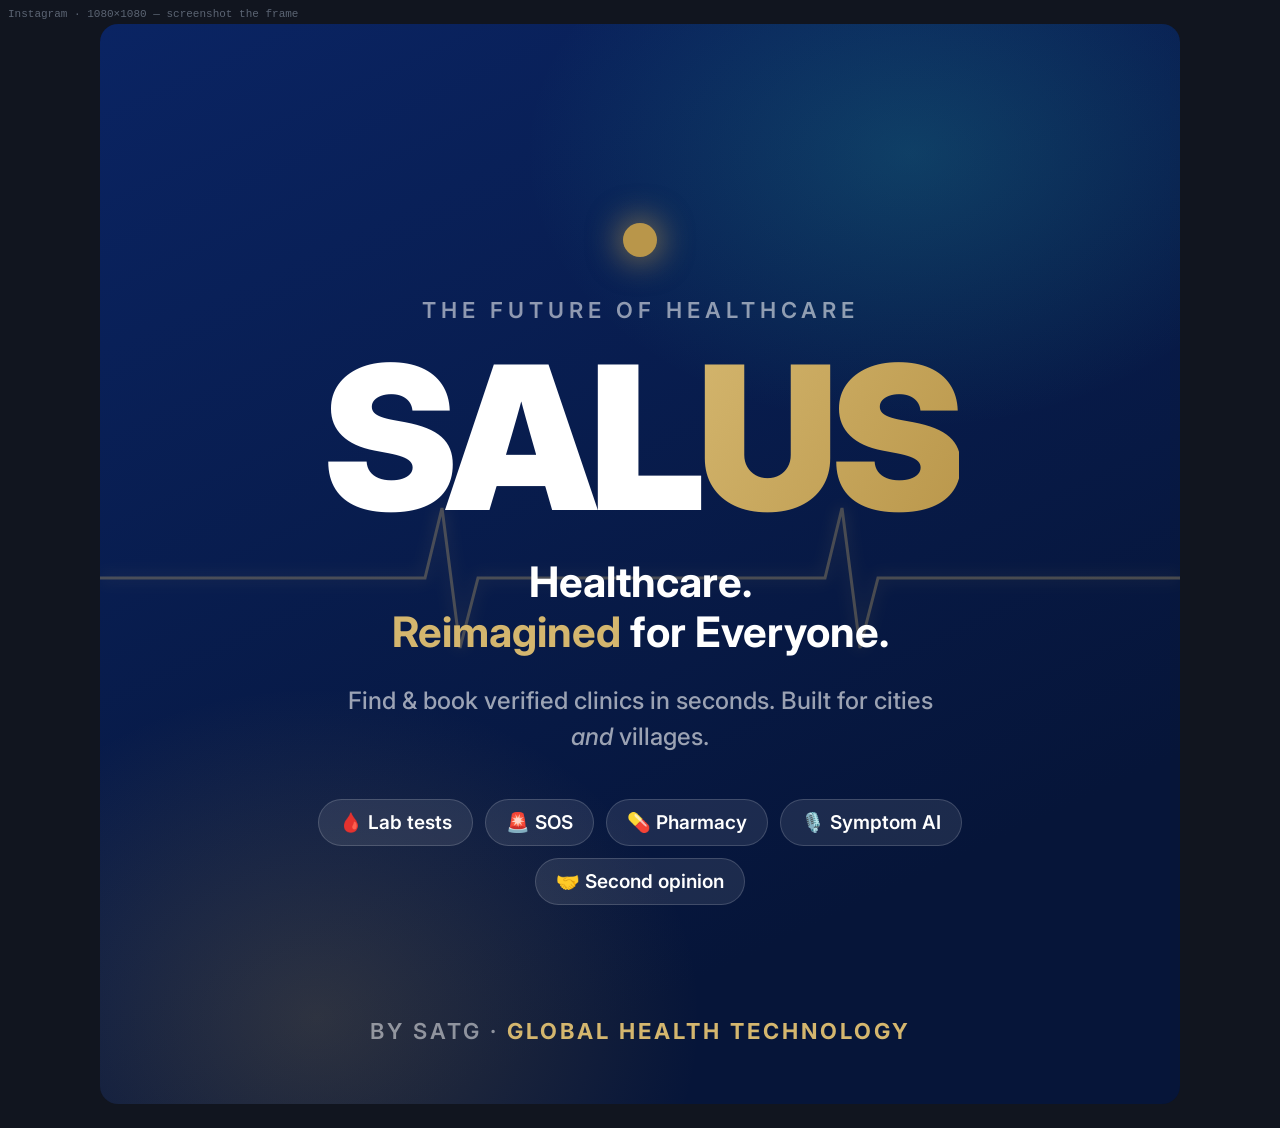
<file: social/instagram.html>
<!DOCTYPE html>
<html lang="en"><head>
<meta charset="UTF-8" />
<title>Salus — Instagram 1080×1080</title>
<link href="https://fonts.googleapis.com/css2?family=Inter:wght@400;500;600;700;800;900&display=swap" rel="stylesheet" />
<style>
  *{margin:0;padding:0;box-sizing:border-box;font-family:'Inter',sans-serif;-webkit-font-smoothing:antialiased}
  body{background:#11151f;display:flex;align-items:center;justify-content:center;min-height:100vh;padding:24px}
  .frame{width:1080px;height:1080px;position:relative;overflow:hidden;color:#fff;border-radius:18px;
    background:radial-gradient(700px 500px at 75% 12%,rgba(45,212,191,.18),transparent 55%),
               radial-gradient(700px 600px at 20% 92%,rgba(185,150,74,.22),transparent 55%),
               linear-gradient(155deg,#0A2463,#061539 78%)}
  .ecg{position:absolute;top:42%;left:0;width:100%;height:200px;opacity:.32}
  .ecg path{fill:none;stroke:#D4B66E;stroke-width:3;filter:drop-shadow(0 0 8px rgba(212,182,110,.7))}
  .wrap{position:relative;z-index:2;height:100%;display:flex;flex-direction:column;align-items:center;justify-content:center;text-align:center;padding:80px}
  .pulse{width:34px;height:34px;border-radius:50%;background:#B9964A;box-shadow:0 0 30px 6px rgba(185,150,74,.55);margin-bottom:40px}
  .kicker{font-size:22px;font-weight:600;letter-spacing:5px;text-transform:uppercase;color:rgba(255,255,255,.55);margin-bottom:24px}
  h1{font-size:200px;font-weight:900;letter-spacing:-.04em;line-height:.9}
  h1 .us{background:linear-gradient(120deg,#D4B66E,#B9964A);-webkit-background-clip:text;background-clip:text;color:transparent}
  .tag{font-size:42px;font-weight:700;margin-top:30px;color:#fff;line-height:1.2}
  .tag b{color:#D4B66E}
  .sub{font-size:24px;font-weight:500;margin-top:26px;color:rgba(255,255,255,.6);max-width:620px;line-height:1.5}
  .pills{display:flex;gap:12px;flex-wrap:wrap;justify-content:center;margin-top:44px;max-width:760px}
  .pill{font-size:19px;font-weight:600;padding:11px 20px;border-radius:30px;background:rgba(255,255,255,.09);border:1px solid rgba(255,255,255,.16)}
  .by{position:absolute;bottom:60px;left:0;right:0;text-align:center;font-size:22px;letter-spacing:3px;text-transform:uppercase;color:rgba(255,255,255,.5);font-weight:600;z-index:2}
  .by b{color:#D4B66E}
  .hint{position:fixed;top:8px;left:8px;font-size:11px;color:#5b6473;font-family:monospace}
</style></head>
<body>
<div class="hint">Instagram · 1080×1080 — screenshot the frame</div>
<div class="frame">
  <svg class="ecg" viewBox="0 0 1080 200" preserveAspectRatio="none"><path d="M0,100 L300,100 L325,100 L342,30 L360,170 L378,100 L700,100 L725,100 L742,30 L760,170 L778,100 L1080,100"/></svg>
  <div class="wrap">
    <div class="pulse"></div>
    <div class="kicker">The Future of Healthcare</div>
    <h1>SAL<span class="us">US</span></h1>
    <div class="tag">Healthcare.<br/><b>Reimagined</b> for Everyone.</div>
    <div class="sub">Find &amp; book verified clinics in seconds. Built for cities <i>and</i> villages.</div>
    <div class="pills">
      <span class="pill">🩸 Lab tests</span><span class="pill">🚨 SOS</span><span class="pill">💊 Pharmacy</span>
      <span class="pill">🎙️ Symptom AI</span><span class="pill">🤝 Second opinion</span>
    </div>
  </div>
  <div class="by">by SATG · <b>Global Health Technology</b></div>
</div>
</body></html>
</file>
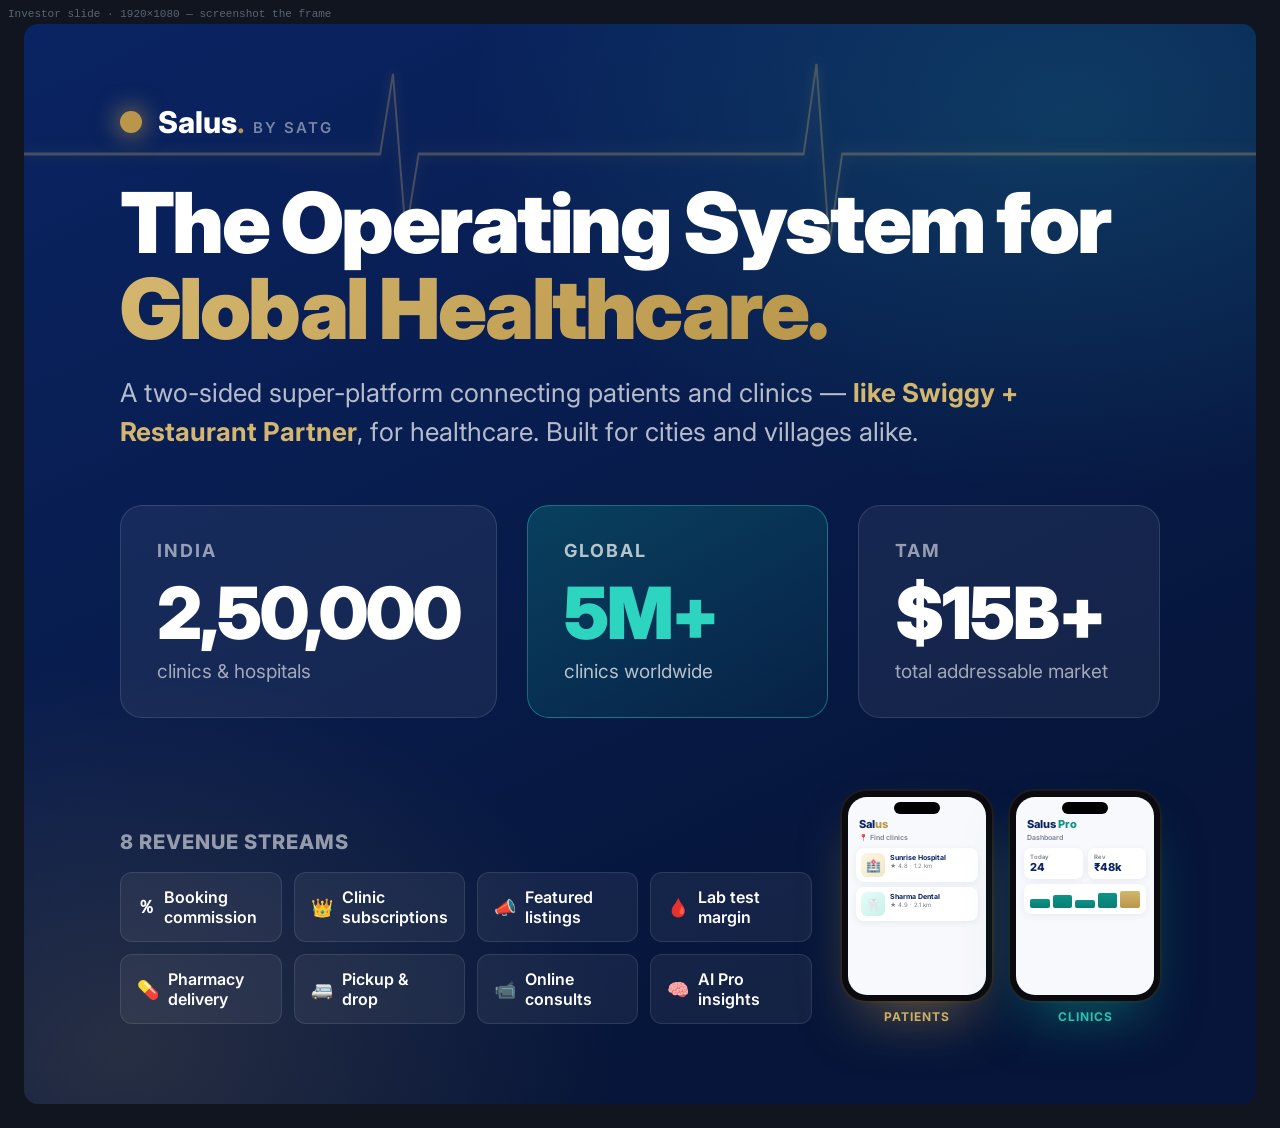
<file: social/investor-slide.html>
<!DOCTYPE html>
<html lang="en"><head>
<meta charset="UTF-8" />
<title>Salus — Investor Slide 1920×1080</title>
<link href="https://fonts.googleapis.com/css2?family=Inter:wght@400;500;600;700;800;900&display=swap" rel="stylesheet" />
<style>
  *{margin:0;padding:0;box-sizing:border-box;font-family:'Inter',sans-serif;-webkit-font-smoothing:antialiased}
  body{background:#11151f;display:flex;align-items:center;justify-content:center;min-height:100vh;padding:24px}
  .frame{width:1920px;height:1080px;position:relative;overflow:hidden;color:#fff;border-radius:14px;
    background:radial-gradient(1100px 700px at 85% 8%,rgba(45,212,191,.16),transparent 55%),
               radial-gradient(900px 700px at 8% 95%,rgba(185,150,74,.18),transparent 55%),
               linear-gradient(155deg,#0A2463,#061539 80%)}
  .ecg{position:absolute;top:0;left:0;width:100%;height:260px;opacity:.3}
  .ecg path{fill:none;stroke:#D4B66E;stroke-width:3;filter:drop-shadow(0 0 8px rgba(212,182,110,.7))}
  .pad{position:relative;z-index:2;height:100%;padding:80px 96px;display:flex;flex-direction:column}
  .head{display:flex;align-items:center;gap:16px}
  .pulse{width:22px;height:22px;border-radius:50%;background:#B9964A;box-shadow:0 0 22px 4px rgba(185,150,74,.55)}
  .brand{font-size:30px;font-weight:800}.brand b{color:#B9964A}
  .brand .by{font-size:15px;font-weight:600;color:rgba(255,255,255,.45);letter-spacing:2px;text-transform:uppercase;margin-left:8px}
  h1{font-size:84px;font-weight:900;letter-spacing:-.03em;line-height:1.02;margin-top:40px;max-width:1250px}
  h1 .g{background:linear-gradient(120deg,#D4B66E,#B9964A);-webkit-background-clip:text;background-clip:text;color:transparent}
  .lead{font-size:26px;color:rgba(255,255,255,.7);margin-top:22px;max-width:1050px;line-height:1.5}
  .lead b{color:#D4B66E}
  .stats{display:flex;gap:30px;margin-top:54px}
  .stat{flex:1;background:rgba(255,255,255,.06);border:1px solid rgba(255,255,255,.12);border-radius:22px;padding:34px 36px}
  .stat.hero{background:linear-gradient(150deg,rgba(13,148,136,.3),rgba(13,148,136,.08));border-color:rgba(45,212,191,.4)}
  .stat .lbl{font-size:18px;font-weight:700;letter-spacing:2px;text-transform:uppercase;color:rgba(255,255,255,.55)}
  .stat .num{font-size:72px;font-weight:900;letter-spacing:-.03em;margin:8px 0 4px}
  .stat.hero .num{color:#2DD4BF}
  .stat .sub{font-size:19px;color:rgba(255,255,255,.6)}
  .bottom{display:flex;gap:30px;margin-top:auto;align-items:flex-end}
  .rev{flex:1}
  .rev h3{font-size:20px;font-weight:800;letter-spacing:1px;text-transform:uppercase;color:rgba(255,255,255,.55);margin-bottom:18px}
  .revgrid{display:grid;grid-template-columns:repeat(4,1fr);gap:12px;max-width:1080px}
  .rc{background:rgba(255,255,255,.06);border:1px solid rgba(255,255,255,.1);border-radius:12px;padding:14px 16px;font-size:16px;font-weight:600;display:flex;align-items:center;gap:9px}
  .rc .e{font-size:18px}
  .apps{display:flex;gap:18px;flex:none}
  .mini{width:150px;height:210px;border-radius:24px;background:#0b0b0f;padding:6px;position:relative;box-shadow:0 30px 50px -18px rgba(0,0,0,.6),0 0 0 2px #1b1b22}
  .mini.gold{box-shadow:0 30px 56px -18px rgba(185,150,74,.5),0 0 0 2px #1b1b22}
  .mini.teal{box-shadow:0 30px 56px -18px rgba(13,148,136,.55),0 0 0 2px #1b1b22}
  .mini::before{content:"";position:absolute;top:11px;left:50%;transform:translateX(-50%);width:46px;height:12px;background:#000;border-radius:8px;z-index:3}
  .ms{width:100%;height:100%;border-radius:19px;background:#F7F9FC;overflow:hidden;padding:20px 8px 0}
  .mb{font-size:11px;font-weight:800;color:#0A2463;padding:0 3px}.mb .g{color:#B9964A}.mb .t{color:#0D9488}
  .ml{font-size:7px;color:#7a8290;padding:2px 3px 6px;font-weight:600}
  .mc{display:flex;gap:5px;background:#fff;border-radius:8px;padding:5px;margin-bottom:5px;box-shadow:0 2px 7px rgba(10,36,99,.07)}
  .mc .i{width:24px;height:24px;border-radius:6px;display:grid;place-items:center;font-size:12px;background:linear-gradient(135deg,#fdf6e6,#f3e6c4)}
  .mc .i.tl{background:linear-gradient(135deg,#e6fbf7,#c9f2ea)}
  .mc .n{font-size:7px;font-weight:700;color:#0A2463}.mc .m{font-size:6px;color:#7a8290}
  .mst{display:grid;grid-template-columns:1fr 1fr;gap:5px;margin-bottom:5px}
  .msx{background:#fff;border-radius:7px;padding:5px 6px;box-shadow:0 2px 7px rgba(10,36,99,.07)}
  .msx .l{font-size:6px;color:#7a8290;font-weight:600}.msx .v{font-size:11px;font-weight:800;color:#0A2463}
  .mbar{display:flex;align-items:flex-end;gap:3px;height:30px;background:#fff;border-radius:7px;padding:6px;box-shadow:0 2px 7px rgba(10,36,99,.07)}
  .mbar i{flex:1;border-radius:2px;background:linear-gradient(#0D9488,#0b7d73)}.mbar i.pk{background:linear-gradient(#D4B66E,#B9964A)}
  .caplbl{text-align:center;font-size:12px;font-weight:700;letter-spacing:1px;text-transform:uppercase;margin-top:8px}
  .caplbl.gold{color:#D4B66E}.caplbl.teal{color:#2DD4BF}
  .hint{position:fixed;top:8px;left:8px;font-size:11px;color:#5b6473;font-family:monospace}
</style></head>
<body>
<div class="hint">Investor slide · 1920×1080 — screenshot the frame</div>
<div class="frame">
  <svg class="ecg" viewBox="0 0 1920 260" preserveAspectRatio="none"><path d="M0,130 L520,130 L555,130 L575,50 L595,210 L615,130 L1180,130 L1215,130 L1235,40 L1255,220 L1275,130 L1920,130"/></svg>
  <div class="pad">
    <div class="head"><span class="pulse"></span><span class="brand">Salus<b>.</b><span class="by">by SATG</span></span></div>

    <h1>The Operating System for<br/><span class="g">Global Healthcare.</span></h1>
    <div class="lead">A two-sided super-platform connecting patients and clinics — <b>like Swiggy + Restaurant Partner</b>, for healthcare. Built for cities and villages alike.</div>

    <div class="stats">
      <div class="stat"><div class="lbl">India</div><div class="num">2,50,000</div><div class="sub">clinics &amp; hospitals</div></div>
      <div class="stat hero"><div class="lbl" style="color:rgba(255,255,255,.7)">Global</div><div class="num">5M+</div><div class="sub" style="color:rgba(255,255,255,.7)">clinics worldwide</div></div>
      <div class="stat"><div class="lbl">TAM</div><div class="num">$15B+</div><div class="sub">total addressable market</div></div>
    </div>

    <div class="bottom">
      <div class="rev">
        <h3>8 Revenue Streams</h3>
        <div class="revgrid">
          <div class="rc"><span class="e">％</span>Booking commission</div>
          <div class="rc"><span class="e">👑</span>Clinic subscriptions</div>
          <div class="rc"><span class="e">📣</span>Featured listings</div>
          <div class="rc"><span class="e">🩸</span>Lab test margin</div>
          <div class="rc"><span class="e">💊</span>Pharmacy delivery</div>
          <div class="rc"><span class="e">🚐</span>Pickup &amp; drop</div>
          <div class="rc"><span class="e">📹</span>Online consults</div>
          <div class="rc"><span class="e">🧠</span>AI Pro insights</div>
        </div>
      </div>
      <div class="apps">
        <div>
          <div class="mini gold"><div class="ms">
            <div class="mb">Sal<span class="g">us</span></div><div class="ml">📍 Find clinics</div>
            <div class="mc"><div class="i">🏥</div><div><div class="n">Sunrise Hospital</div><div class="m">★ 4.8 · 1.2 km</div></div></div>
            <div class="mc"><div class="i tl">🦷</div><div><div class="n">Sharma Dental</div><div class="m">★ 4.9 · 2.1 km</div></div></div>
          </div></div>
          <div class="caplbl gold">Patients</div>
        </div>
        <div>
          <div class="mini teal"><div class="ms">
            <div class="mb">Salus <span class="t">Pro</span></div><div class="ml">Dashboard</div>
            <div class="mst"><div class="msx"><div class="l">Today</div><div class="v">24</div></div><div class="msx"><div class="l">Rev</div><div class="v">₹48k</div></div></div>
            <div class="mbar"><i style="height:50%"></i><i style="height:70%"></i><i style="height:45%"></i><i style="height:85%"></i><i class="pk" style="height:96%"></i></div>
          </div></div>
          <div class="caplbl teal">Clinics</div>
        </div>
      </div>
    </div>
  </div>
</div>
</body></html>
</file>
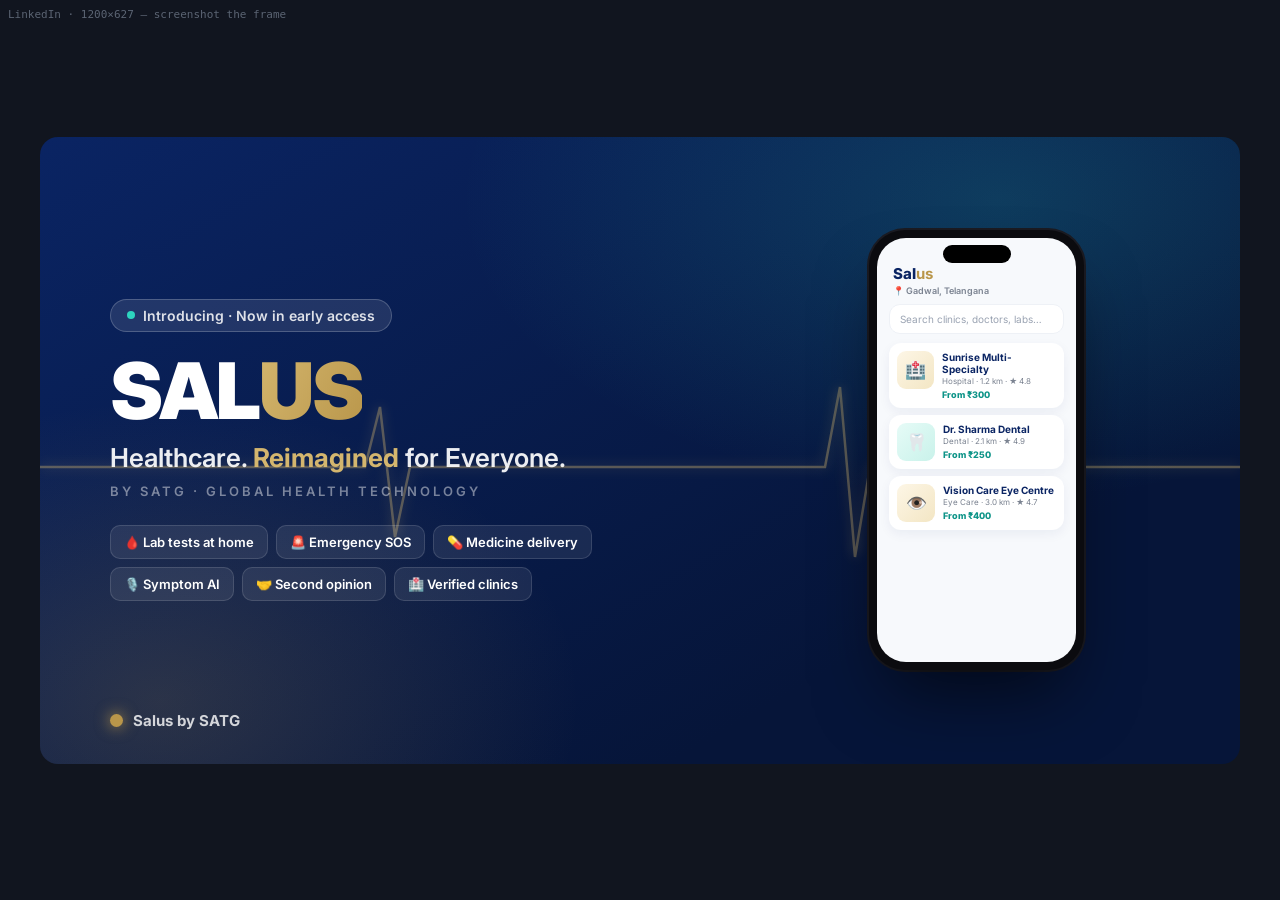
<file: social/linkedin.html>
<!DOCTYPE html>
<html lang="en"><head>
<meta charset="UTF-8" />
<title>Salus — LinkedIn 1200×627</title>
<link href="https://fonts.googleapis.com/css2?family=Inter:wght@400;500;600;700;800;900&display=swap" rel="stylesheet" />
<style>
  *{margin:0;padding:0;box-sizing:border-box;font-family:'Inter',sans-serif;-webkit-font-smoothing:antialiased}
  body{background:#11151f;display:flex;align-items:center;justify-content:center;min-height:100vh;padding:24px}
  .frame{width:1200px;height:627px;position:relative;overflow:hidden;border-radius:18px;
    background:radial-gradient(900px 500px at 80% 10%,rgba(45,212,191,.18),transparent 60%),
               radial-gradient(700px 500px at 10% 90%,rgba(185,150,74,.2),transparent 60%),
               linear-gradient(150deg,#0A2463,#061539 75%);color:#fff}
  .ecg{position:absolute;inset:0;width:100%;height:100%;opacity:.4}
  .ecg path{fill:none;stroke:#D4B66E;stroke-width:2.5;filter:drop-shadow(0 0 6px rgba(212,182,110,.7))}
  .wrap{position:relative;z-index:2;height:100%;display:grid;grid-template-columns:1.25fr .75fr;align-items:center;padding:0 70px;gap:30px}
  .badge{display:inline-flex;align-items:center;gap:8px;padding:7px 16px;border-radius:30px;background:rgba(255,255,255,.1);
    border:1px solid rgba(255,255,255,.2);font-size:14px;font-weight:600;color:rgba(255,255,255,.85);margin-bottom:22px}
  .dot{width:8px;height:8px;border-radius:50%;background:#2DD4BF}
  h1{font-size:78px;font-weight:900;letter-spacing:-.03em;line-height:.95}
  h1 .us{background:linear-gradient(120deg,#D4B66E,#B9964A);-webkit-background-clip:text;background-clip:text;color:transparent}
  .tag{font-size:26px;font-weight:600;margin-top:14px;color:rgba(255,255,255,.92)}
  .tag b{color:#D4B66E}
  .by{font-size:13px;letter-spacing:3px;text-transform:uppercase;color:rgba(255,255,255,.45);margin-top:10px;font-weight:600}
  .feats{display:flex;flex-wrap:wrap;gap:8px;margin-top:26px;max-width:560px}
  .feat{font-size:13px;font-weight:600;padding:8px 13px;border-radius:10px;background:rgba(255,255,255,.08);border:1px solid rgba(255,255,255,.13)}
  /* phone */
  .phone{width:215px;height:440px;border-radius:36px;background:#0b0b0f;padding:8px;margin:0 auto;
    box-shadow:0 40px 70px -20px rgba(0,0,0,.6),0 0 0 2px #1b1b22;position:relative}
  .phone::before{content:"";position:absolute;top:15px;left:50%;transform:translateX(-50%);width:68px;height:18px;background:#000;border-radius:12px;z-index:3}
  .scr{width:100%;height:100%;border-radius:29px;background:#F7F9FC;overflow:hidden;padding:26px 12px 0}
  .pbrand{font-size:15px;font-weight:800;color:#0A2463;padding:0 4px}.pbrand b{color:#B9964A}
  .ploc{font-size:9px;color:#7a8290;font-weight:600;padding:2px 4px 8px}
  .search{background:#fff;border:1px solid #eef1f6;border-radius:11px;padding:8px 10px;font-size:10px;color:#9aa3b2;margin-bottom:9px}
  .cc{display:flex;gap:8px;background:#fff;border-radius:12px;padding:8px;margin-bottom:7px;box-shadow:0 4px 12px rgba(10,36,99,.06)}
  .cc .ic{width:38px;height:38px;border-radius:9px;display:grid;place-items:center;font-size:17px;background:linear-gradient(135deg,#fdf6e6,#f3e6c4)}
  .cc .ic.t{background:linear-gradient(135deg,#e6fbf7,#c9f2ea)}
  .cc .nm{font-size:10px;font-weight:700;color:#0A2463}.cc .mt{font-size:8px;color:#7a8290;margin-top:1px}
  .cc .pr{font-size:9px;font-weight:800;color:#0D9488;margin-top:3px}
  .logo{position:absolute;bottom:34px;left:70px;display:flex;align-items:center;gap:10px;z-index:3}
  .pl{width:13px;height:13px;border-radius:50%;background:#B9964A;box-shadow:0 0 14px 2px rgba(185,150,74,.6)}
  .logo span{font-size:15px;font-weight:700;color:rgba(255,255,255,.8)}
  .hint{position:fixed;top:8px;left:8px;font-size:11px;color:#5b6473;font-family:monospace}
</style></head>
<body>
<div class="hint">LinkedIn · 1200×627 — screenshot the frame</div>
<div class="frame">
  <svg class="ecg" viewBox="0 0 1200 627" preserveAspectRatio="none"><path d="M0,330 L300,330 L325,330 L340,270 L355,400 L370,330 L760,330 L785,330 L800,250 L815,420 L830,330 L1200,330"/></svg>
  <div class="wrap">
    <div>
      <div class="badge"><span class="dot"></span> Introducing · Now in early access</div>
      <h1>SAL<span class="us">US</span></h1>
      <div class="tag">Healthcare. <b>Reimagined</b> for Everyone.</div>
      <div class="by">by SATG · Global Health Technology</div>
      <div class="feats">
        <span class="feat">🩸 Lab tests at home</span><span class="feat">🚨 Emergency SOS</span>
        <span class="feat">💊 Medicine delivery</span><span class="feat">🎙️ Symptom AI</span>
        <span class="feat">🤝 Second opinion</span><span class="feat">🏥 Verified clinics</span>
      </div>
    </div>
    <div class="phone">
      <div class="scr">
        <div class="pbrand">Sal<b>us</b></div>
        <div class="ploc">📍 Gadwal, Telangana</div>
        <div class="search">Search clinics, doctors, labs…</div>
        <div class="cc"><div class="ic">🏥</div><div><div class="nm">Sunrise Multi-Specialty</div><div class="mt">Hospital · 1.2 km · ★ 4.8</div><div class="pr">From ₹300</div></div></div>
        <div class="cc"><div class="ic t">🦷</div><div><div class="nm">Dr. Sharma Dental</div><div class="mt">Dental · 2.1 km · ★ 4.9</div><div class="pr">From ₹250</div></div></div>
        <div class="cc"><div class="ic">👁️</div><div><div class="nm">Vision Care Eye Centre</div><div class="mt">Eye Care · 3.0 km · ★ 4.7</div><div class="pr">From ₹400</div></div></div>
      </div>
    </div>
  </div>
  <div class="logo"><span class="pl"></span><span>Salus by SATG</span></div>
</div>
</body></html>
</file>
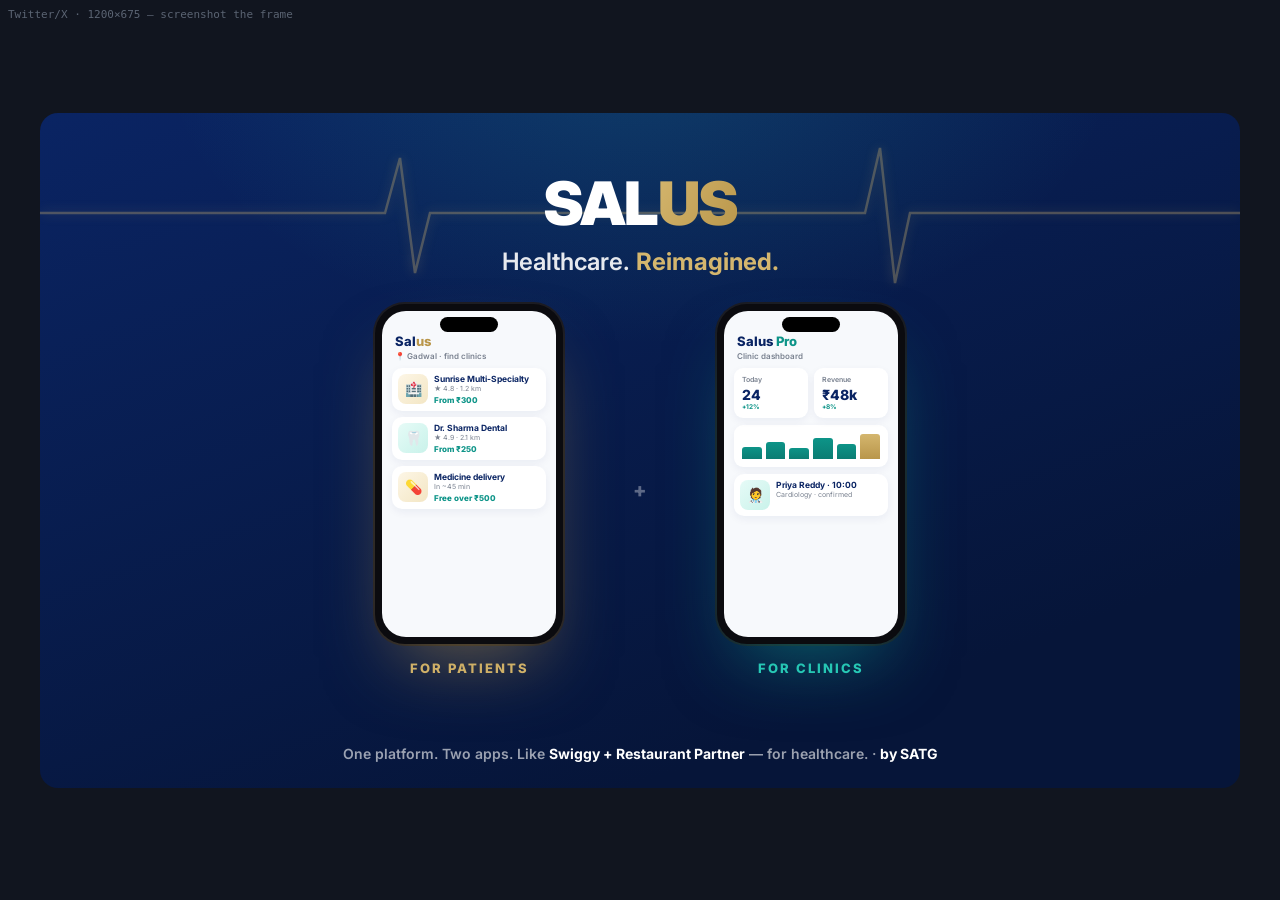
<file: social/twitter.html>
<!DOCTYPE html>
<html lang="en"><head>
<meta charset="UTF-8" />
<title>Salus — Twitter 1200×675</title>
<link href="https://fonts.googleapis.com/css2?family=Inter:wght@400;500;600;700;800;900&display=swap" rel="stylesheet" />
<style>
  *{margin:0;padding:0;box-sizing:border-box;font-family:'Inter',sans-serif;-webkit-font-smoothing:antialiased}
  body{background:#11151f;display:flex;align-items:center;justify-content:center;min-height:100vh;padding:24px}
  .frame{width:1200px;height:675px;position:relative;overflow:hidden;border-radius:18px;color:#fff;
    background:radial-gradient(800px 500px at 50% -10%,rgba(45,212,191,.16),transparent 60%),linear-gradient(160deg,#0A2463,#061539 80%)}
  .ecg{position:absolute;top:0;left:0;width:100%;height:200px;opacity:.35}
  .ecg path{fill:none;stroke:#D4B66E;stroke-width:2.5;filter:drop-shadow(0 0 6px rgba(212,182,110,.7))}
  .top{position:relative;z-index:2;text-align:center;padding:54px 40px 0}
  h1{font-size:60px;font-weight:900;letter-spacing:-.03em}
  h1 .us{background:linear-gradient(120deg,#D4B66E,#B9964A);-webkit-background-clip:text;background-clip:text;color:transparent}
  .tag{font-size:24px;font-weight:600;margin-top:8px;color:rgba(255,255,255,.9)}
  .tag b{color:#D4B66E}
  .apps{position:relative;z-index:2;display:flex;justify-content:center;gap:70px;margin-top:28px}
  .col{display:flex;flex-direction:column;align-items:center}
  .phone{width:188px;height:340px;border-radius:30px;background:#0b0b0f;padding:7px;position:relative;box-shadow:0 36px 60px -20px rgba(0,0,0,.6),0 0 0 2px #1b1b22}
  .phone.gold{box-shadow:0 36px 70px -22px rgba(185,150,74,.5),0 0 0 2px #1b1b22}
  .phone.teal{box-shadow:0 36px 70px -22px rgba(13,148,136,.55),0 0 0 2px #1b1b22}
  .phone::before{content:"";position:absolute;top:13px;left:50%;transform:translateX(-50%);width:58px;height:15px;background:#000;border-radius:10px;z-index:3}
  .scr{width:100%;height:100%;border-radius:24px;background:#F7F9FC;overflow:hidden;padding:22px 10px 0}
  .b{font-size:13px;font-weight:800;color:#0A2463;padding:0 3px}.b .g{color:#B9964A}.b .t{color:#0D9488}
  .sb{font-size:8px;color:#7a8290;padding:2px 3px 7px;font-weight:600}
  .cc{display:flex;gap:6px;background:#fff;border-radius:10px;padding:6px;margin-bottom:6px;box-shadow:0 3px 9px rgba(10,36,99,.06)}
  .cc .ic{width:30px;height:30px;border-radius:8px;display:grid;place-items:center;font-size:14px;background:linear-gradient(135deg,#fdf6e6,#f3e6c4)}
  .cc .ic.tl{background:linear-gradient(135deg,#e6fbf7,#c9f2ea)}
  .cc .nm{font-size:8.5px;font-weight:700;color:#0A2463}.cc .mt{font-size:7px;color:#7a8290}.cc .pr{font-size:8px;font-weight:800;color:#0D9488;margin-top:2px}
  .pstat{display:grid;grid-template-columns:1fr 1fr;gap:6px;margin-bottom:7px}
  .ps{background:#fff;border-radius:9px;padding:7px 8px;box-shadow:0 3px 9px rgba(10,36,99,.06)}
  .ps .l{font-size:7px;color:#7a8290;font-weight:600}.ps .v{font-size:14px;font-weight:800;color:#0A2463;margin-top:2px}.ps .d{font-size:6.5px;color:#0D9488;font-weight:700}
  .bars{display:flex;align-items:flex-end;gap:4px;height:42px;background:#fff;border-radius:9px;padding:8px;box-shadow:0 3px 9px rgba(10,36,99,.06)}
  .bars i{flex:1;border-radius:3px 3px 0 0;background:linear-gradient(#0D9488,#0b7d73)}.bars i.pk{background:linear-gradient(#D4B66E,#B9964A)}
  .cap{font-size:13px;font-weight:800;letter-spacing:2px;text-transform:uppercase;margin-top:16px}
  .cap.gold{color:#D4B66E}.cap.teal{color:#2DD4BF}
  .vs{align-self:center;font-size:20px;font-weight:800;color:rgba(255,255,255,.35)}
  .foot{position:absolute;bottom:26px;left:0;right:0;text-align:center;font-size:14px;font-weight:600;color:rgba(255,255,255,.6);z-index:2}
  .foot b{color:#fff}
  .hint{position:fixed;top:8px;left:8px;font-size:11px;color:#5b6473;font-family:monospace}
</style></head>
<body>
<div class="hint">Twitter/X · 1200×675 — screenshot the frame</div>
<div class="frame">
  <svg class="ecg" viewBox="0 0 1200 200" preserveAspectRatio="none"><path d="M0,100 L320,100 L345,100 L360,45 L375,160 L390,100 L800,100 L825,100 L840,35 L855,170 L870,100 L1200,100"/></svg>
  <div class="top">
    <h1>SAL<span class="us">US</span></h1>
    <div class="tag">Healthcare. <b>Reimagined.</b></div>
  </div>
  <div class="apps">
    <div class="col">
      <div class="phone gold"><div class="scr">
        <div class="b">Sal<span class="g">us</span></div><div class="sb">📍 Gadwal · find clinics</div>
        <div class="cc"><div class="ic">🏥</div><div><div class="nm">Sunrise Multi-Specialty</div><div class="mt">★ 4.8 · 1.2 km</div><div class="pr">From ₹300</div></div></div>
        <div class="cc"><div class="ic tl">🦷</div><div><div class="nm">Dr. Sharma Dental</div><div class="mt">★ 4.9 · 2.1 km</div><div class="pr">From ₹250</div></div></div>
        <div class="cc"><div class="ic">💊</div><div><div class="nm">Medicine delivery</div><div class="mt">In ~45 min</div><div class="pr">Free over ₹500</div></div></div>
      </div></div>
      <div class="cap gold">For Patients</div>
    </div>
    <div class="vs">+</div>
    <div class="col">
      <div class="phone teal"><div class="scr">
        <div class="b">Salus <span class="t">Pro</span></div><div class="sb">Clinic dashboard</div>
        <div class="pstat">
          <div class="ps"><div class="l">Today</div><div class="v">24</div><div class="d">+12%</div></div>
          <div class="ps"><div class="l">Revenue</div><div class="v">₹48k</div><div class="d">+8%</div></div>
        </div>
        <div class="bars"><i style="height:45%"></i><i style="height:65%"></i><i style="height:40%"></i><i style="height:80%"></i><i style="height:55%"></i><i class="pk" style="height:95%"></i></div>
        <div class="cc" style="margin-top:7px"><div class="ic tl">🧑‍⚕️</div><div><div class="nm">Priya Reddy · 10:00</div><div class="mt">Cardiology · confirmed</div></div></div>
      </div></div>
      <div class="cap teal">For Clinics</div>
    </div>
  </div>
  <div class="foot">One platform. Two apps. Like <b>Swiggy + Restaurant Partner</b> — for healthcare. · <b>by SATG</b></div>
</div>
</body></html>
</file>
